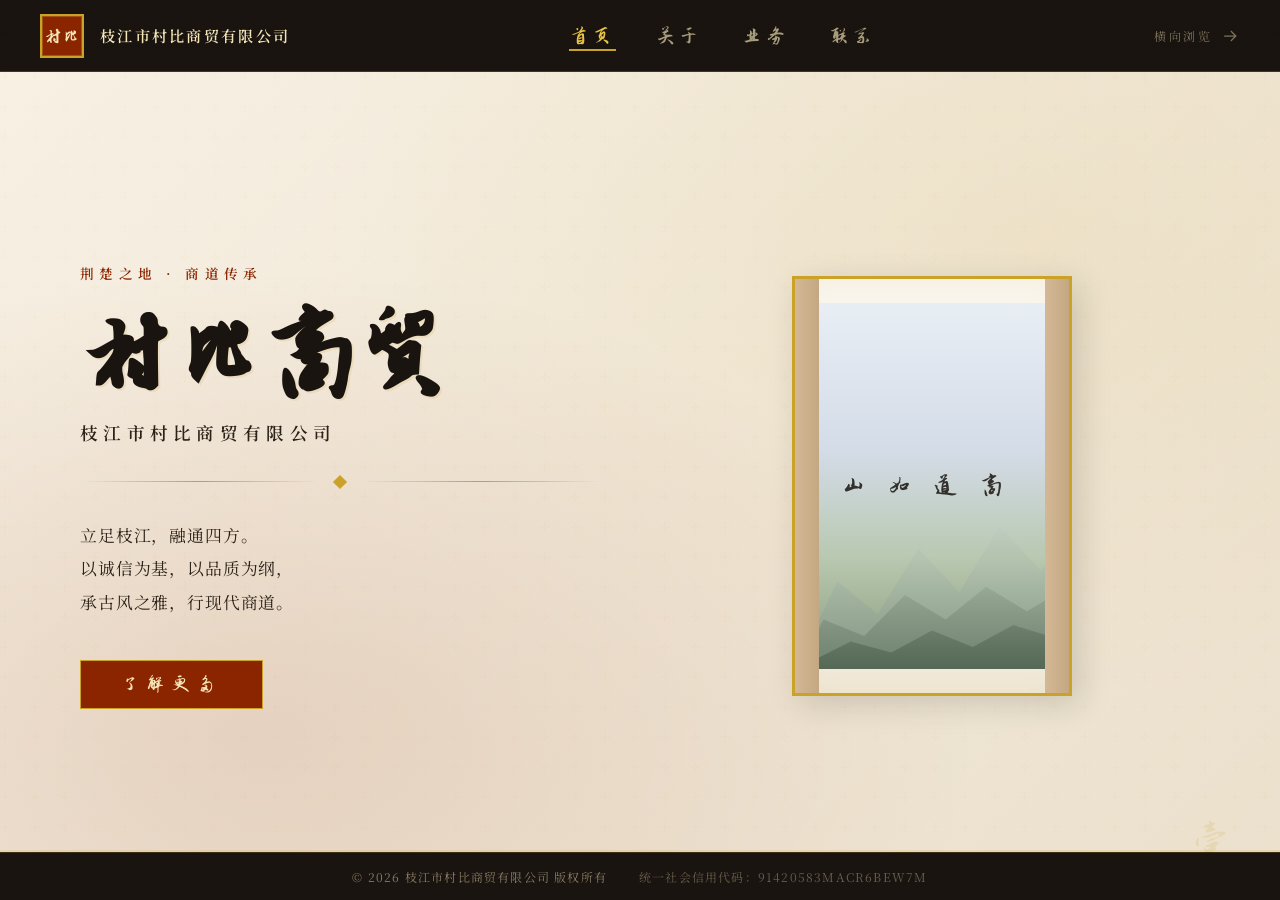
<file: index.html>
<!DOCTYPE html>
<html lang="zh-CN">
<head>
  <meta charset="UTF-8">
  <meta name="viewport" content="width=device-width, initial-scale=1.0">
  <title>枝江市村比商贸有限公司 — 官方网站</title>
  <meta name="description" content="枝江市村比商贸有限公司，立足荆楚，融通商道，以诚信立业，以品质致远。">
  <link rel="preconnect" href="https://fonts.googleapis.com">
  <link rel="preconnect" href="https://fonts.gstatic.com" crossorigin>
  <link href="https://fonts.googleapis.com/css2?family=Ma+Shan+Zheng&family=Noto+Serif+SC:wght@400;600;700&family=Zhi+Mang+Xing&display=swap" rel="stylesheet">
  <link rel="stylesheet" href="styles.css">
</head>
<body>
  <div class="page-frame">
    <!-- 顶部导航 -->
    <header class="site-header">
      <div class="header-inner">
        <div class="brand-mark">
          <span class="brand-seal">村比</span>
          <span class="brand-name">枝江市村比商贸有限公司</span>
        </div>
        <nav class="main-nav" aria-label="主导航">
          <a href="#section-home" class="nav-link active" data-target="section-home">首页</a>
          <a href="#section-about" class="nav-link" data-target="section-about">关于</a>
          <a href="#section-business" class="nav-link" data-target="section-business">业务</a>
          <a href="#section-contact" class="nav-link" data-target="section-contact">联系</a>
        </nav>
        <div class="scroll-hint" aria-hidden="true">
          <span>横向浏览</span>
          <svg viewBox="0 0 24 24" width="20" height="20"><path d="M5 12h14M13 6l6 6-6 6" fill="none" stroke="currentColor" stroke-width="1.5"/></svg>
        </div>
      </div>
    </header>

    <!-- 横向主内容区 -->
    <main class="horizontal-scroll" id="horizontalScroll">
      <!-- 首页 -->
      <section class="panel panel-hero" id="section-home">
        <div class="panel-bg hero-bg"></div>
        <div class="panel-content hero-content">
          <div class="hero-left">
            <p class="hero-eyebrow">荆楚之地 · 商道传承</p>
            <h1 class="calligraphy-title">村比商贸</h1>
            <p class="hero-subtitle">枝江市村比商贸有限公司</p>
            <div class="hero-divider">
              <span class="divider-gem"></span>
            </div>
            <p class="hero-desc">
              立足枝江，融通四方。<br>
              以诚信为基，以品质为纲，<br>
              承古风之雅，行现代商道。
            </p>
            <a href="#section-about" class="btn-primary scroll-to" data-target="section-about">了解更多</a>
          </div>
          <div class="hero-right">
            <div class="hero-scroll-card">
              <div class="scroll-painting">
                <div class="mountain-layer layer-far"></div>
                <div class="mountain-layer layer-mid"></div>
                <div class="mountain-layer layer-near"></div>
                <p class="scroll-poem">商<br>道<br>如<br>山<br>稳<br>健<br>致<br>远</p>
              </div>
            </div>
          </div>
        </div>
        <div class="panel-index">壹</div>
      </section>

      <!-- 关于我们 -->
      <section class="panel panel-about" id="section-about">
        <div class="panel-bg about-bg"></div>
        <div class="panel-content about-content">
          <div class="section-header">
            <span class="section-tag">关于我们</span>
            <h2 class="calligraphy-heading">公司简介</h2>
          </div>
          <div class="about-grid">
            <article class="about-card">
              <h3>企业概况</h3>
              <p>
                枝江市村比商贸有限公司，注册于湖北省宜昌市枝江市，
                坐落于仙女镇新正街。公司秉承"诚信为本、品质至上"的经营理念，
                致力于为客户提供优质的商贸服务。
              </p>
            </article>
            <article class="about-card highlight">
              <h3>企业信息</h3>
              <dl class="info-list">
                <div class="info-row">
                  <dt>企业名称</dt>
                  <dd>枝江市村比商贸有限公司</dd>
                </div>
                <div class="info-row">
                  <dt>信用代码</dt>
                  <dd>91420583MACR6BEW7M</dd>
                </div>
                <div class="info-row">
                  <dt>注册地址</dt>
                  <dd>湖北省宜昌市枝江市仙女镇新正街254号（自主申报）</dd>
                </div>
              </dl>
            </article>
            <article class="about-card">
              <h3>经营理念</h3>
              <ul class="virtue-list">
                <li><span class="virtue-char">诚</span>以诚信立身，赢得客户信赖</li>
                <li><span class="virtue-char">质</span>以品质为先，保障每笔交易</li>
                <li><span class="virtue-char">远</span>以远见布局，开拓广阔市场</li>
                <li><span class="virtue-char">和</span>以和谐共赢，携手合作伙伴</li>
              </ul>
            </article>
          </div>
        </div>
        <div class="panel-index">贰</div>
      </section>

      <!-- 业务范围 -->
      <section class="panel panel-business" id="section-business">
        <div class="panel-bg business-bg"></div>
        <div class="panel-content business-content">
          <div class="section-header">
            <span class="section-tag">业务范围</span>
            <h2 class="calligraphy-heading">主营方向</h2>
          </div>
          <div class="business-row">
            <div class="business-item">
              <div class="business-icon">
                <svg viewBox="0 0 64 64" aria-hidden="true">
                  <path d="M8 48 L32 12 L56 48 Z" fill="none" stroke="currentColor" stroke-width="2"/>
                  <line x1="20" y1="38" x2="44" y2="38" stroke="currentColor" stroke-width="2"/>
                </svg>
              </div>
              <h3>综合贸易</h3>
              <p>涵盖多品类商品贸易，灵活对接供需两端，提供高效流通解决方案。</p>
            </div>
            <div class="business-item">
              <div class="business-icon">
                <svg viewBox="0 0 64 64" aria-hidden="true">
                  <rect x="12" y="20" width="40" height="32" rx="2" fill="none" stroke="currentColor" stroke-width="2"/>
                  <path d="M12 28 L32 38 L52 28" fill="none" stroke="currentColor" stroke-width="2"/>
                </svg>
              </div>
              <h3>供应链服务</h3>
              <p>整合上下游资源，优化物流与仓储，降低交易成本，提升运营效率。</p>
            </div>
            <div class="business-item">
              <div class="business-icon">
                <svg viewBox="0 0 64 64" aria-hidden="true">
                  <circle cx="32" cy="32" r="20" fill="none" stroke="currentColor" stroke-width="2"/>
                  <path d="M32 20 L32 32 L42 38" fill="none" stroke="currentColor" stroke-width="2"/>
                </svg>
              </div>
              <h3>商务咨询</h3>
              <p>为合作伙伴提供市场分析与商务策略建议，助力企业稳健发展。</p>
            </div>
            <div class="business-item">
              <div class="business-icon">
                <svg viewBox="0 0 64 64" aria-hidden="true">
                  <path d="M16 44 C16 44 24 28 32 28 C40 28 48 44 48 44" fill="none" stroke="currentColor" stroke-width="2"/>
                  <circle cx="32" cy="22" r="8" fill="none" stroke="currentColor" stroke-width="2"/>
                </svg>
              </div>
              <h3>区域合作</h3>
              <p>深耕枝江及鄂西地区，建立稳固的区域商贸网络，拓展合作空间。</p>
            </div>
          </div>
        </div>
        <div class="panel-index">叁</div>
      </section>

      <!-- 联系我们 -->
      <section class="panel panel-contact" id="section-contact">
        <div class="panel-bg contact-bg"></div>
        <div class="panel-content contact-content">
          <div class="section-header">
            <span class="section-tag">联系我们</span>
            <h2 class="calligraphy-heading">联络方式</h2>
          </div>
          <div class="contact-layout">
            <div class="contact-card">
              <div class="contact-seal">联络</div>
              <dl class="contact-list">
                <div class="contact-row">
                  <dt>企业名称</dt>
                  <dd>枝江市村比商贸有限公司</dd>
                </div>
                <div class="contact-row">
                  <dt>电子邮箱</dt>
                  <dd><a href="mailto:ArnelCarello383@gmail.com">ArnelCarello383@gmail.com</a></dd>
                </div>
                <div class="contact-row">
                  <dt>公司地址</dt>
                  <dd>湖北省宜昌市枝江市仙女镇新正街254号（自主申报）</dd>
                </div>
                <div class="contact-row">
                  <dt>信用代码</dt>
                  <dd>91420583MACR6BEW7M</dd>
                </div>
              </dl>
            </div>
            <div class="contact-map">
              <div class="map-frame">
                <div class="map-decoration top-left"></div>
                <div class="map-decoration bottom-right"></div>
                <div class="map-inner">
                  <p class="map-location">枝江市 · 仙女镇</p>
                  <p class="map-address">新正街254号</p>
                  <p class="map-region">湖北省宜昌市</p>
                </div>
              </div>
              <p class="contact-invite">诚邀各界同仁，共商合作，同创未来。</p>
            </div>
          </div>
        </div>
        <div class="panel-index">肆</div>
      </section>
    </main>

    <!-- 底部 -->
    <footer class="site-footer">
      <p>&copy; 2026 枝江市村比商贸有限公司 版权所有</p>
      <p class="footer-code">统一社会信用代码：91420583MACR6BEW7M</p>
    </footer>

    <!-- 进度指示 -->
    <div class="progress-bar" aria-hidden="true">
      <div class="progress-fill" id="progressFill"></div>
    </div>
  </div>

  <script src="script.js"></script>
</body>
</html>
</file>
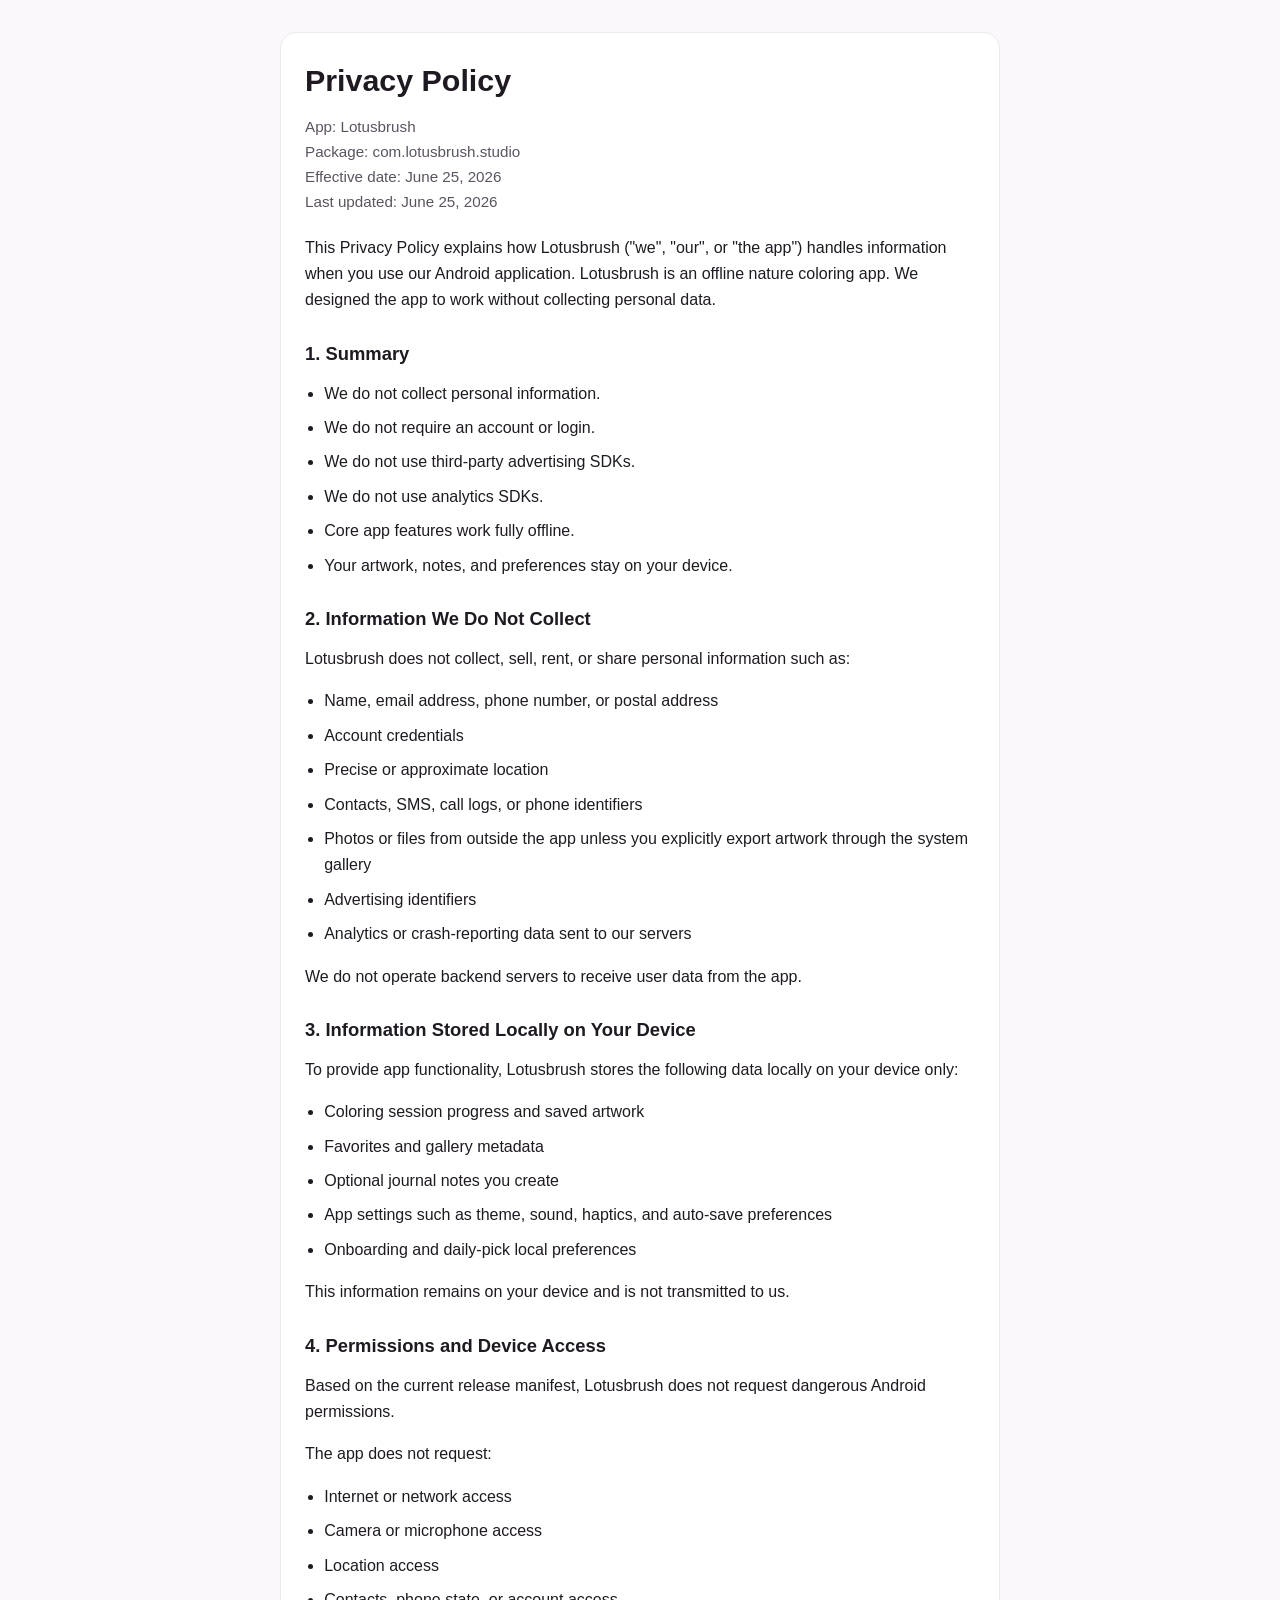
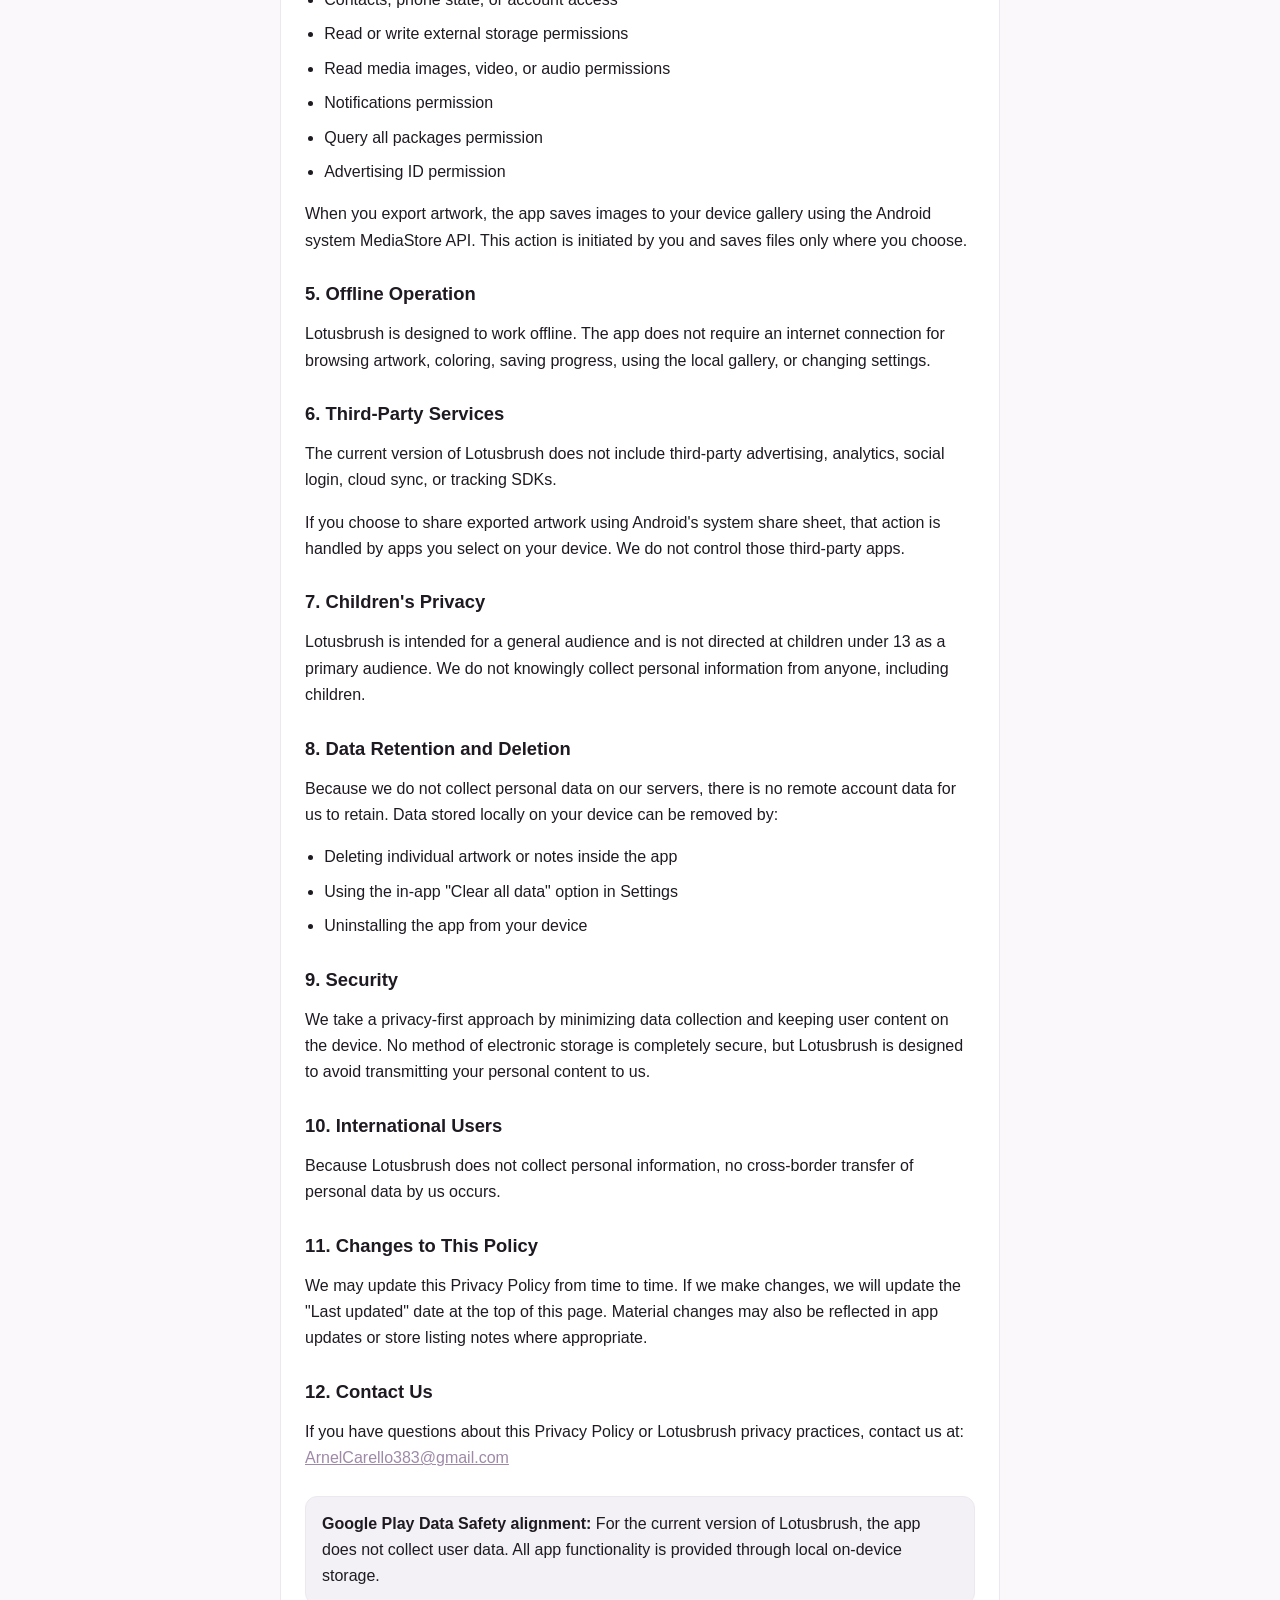
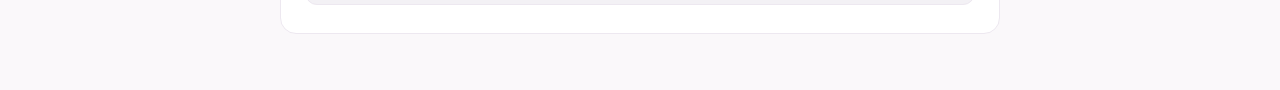
<file: privacy-policy.html>
<!DOCTYPE html>
<html lang="en">
<head>
    <meta charset="UTF-8">
    <meta name="viewport" content="width=device-width, initial-scale=1.0">
    <title>Privacy Policy - Lotusbrush</title>
    <style>
        :root {
            color-scheme: light dark;
            --text: #1f1a22;
            --muted: #5c5360;
            --bg: #faf8fa;
            --card: #ffffff;
            --accent: #9e8aa8;
            --border: #ede8f0;
        }
        @media (prefers-color-scheme: dark) {
            :root {
                --text: #e8e4e8;
                --muted: #b8b0b8;
                --bg: #161318;
                --card: #1e1a22;
                --accent: #b8a4c4;
                --border: #3a3440;
            }
        }
        * { box-sizing: border-box; }
        body {
            margin: 0;
            font-family: -apple-system, BlinkMacSystemFont, "Segoe UI", Roboto, Helvetica, Arial, sans-serif;
            line-height: 1.65;
            color: var(--text);
            background: var(--bg);
        }
        main {
            max-width: 760px;
            margin: 0 auto;
            padding: 32px 20px 56px;
        }
        .card {
            background: var(--card);
            border: 1px solid var(--border);
            border-radius: 16px;
            padding: 28px 24px;
        }
        h1, h2 {
            line-height: 1.25;
            margin: 0 0 12px;
        }
        h1 { font-size: 1.9rem; }
        h2 {
            font-size: 1.15rem;
            margin-top: 28px;
        }
        p, li { color: var(--text); }
        .meta {
            color: var(--muted);
            font-size: 0.95rem;
            margin-bottom: 20px;
        }
        ul { padding-left: 1.2rem; }
        li { margin: 8px 0; }
        a { color: var(--accent); }
        .notice {
            margin-top: 24px;
            padding: 14px 16px;
            border-radius: 12px;
            background: rgba(158, 138, 168, 0.12);
            border: 1px solid var(--border);
        }
    </style>
</head>
<body>
<main>
    <div class="card">
        <h1>Privacy Policy</h1>
        <p class="meta">App: Lotusbrush<br>Package: com.lotusbrush.studio<br>Effective date: June 25, 2026<br>Last updated: June 25, 2026</p>

        <p>
            This Privacy Policy explains how Lotusbrush ("we", "our", or "the app") handles information when you use our Android application.
            Lotusbrush is an offline nature coloring app. We designed the app to work without collecting personal data.
        </p>

        <h2>1. Summary</h2>
        <ul>
            <li>We do not collect personal information.</li>
            <li>We do not require an account or login.</li>
            <li>We do not use third-party advertising SDKs.</li>
            <li>We do not use analytics SDKs.</li>
            <li>Core app features work fully offline.</li>
            <li>Your artwork, notes, and preferences stay on your device.</li>
        </ul>

        <h2>2. Information We Do Not Collect</h2>
        <p>Lotusbrush does not collect, sell, rent, or share personal information such as:</p>
        <ul>
            <li>Name, email address, phone number, or postal address</li>
            <li>Account credentials</li>
            <li>Precise or approximate location</li>
            <li>Contacts, SMS, call logs, or phone identifiers</li>
            <li>Photos or files from outside the app unless you explicitly export artwork through the system gallery</li>
            <li>Advertising identifiers</li>
            <li>Analytics or crash-reporting data sent to our servers</li>
        </ul>
        <p>We do not operate backend servers to receive user data from the app.</p>

        <h2>3. Information Stored Locally on Your Device</h2>
        <p>To provide app functionality, Lotusbrush stores the following data locally on your device only:</p>
        <ul>
            <li>Coloring session progress and saved artwork</li>
            <li>Favorites and gallery metadata</li>
            <li>Optional journal notes you create</li>
            <li>App settings such as theme, sound, haptics, and auto-save preferences</li>
            <li>Onboarding and daily-pick local preferences</li>
        </ul>
        <p>This information remains on your device and is not transmitted to us.</p>

        <h2>4. Permissions and Device Access</h2>
        <p>Based on the current release manifest, Lotusbrush does not request dangerous Android permissions.</p>
        <p>The app does not request:</p>
        <ul>
            <li>Internet or network access</li>
            <li>Camera or microphone access</li>
            <li>Location access</li>
            <li>Contacts, phone state, or account access</li>
            <li>Read or write external storage permissions</li>
            <li>Read media images, video, or audio permissions</li>
            <li>Notifications permission</li>
            <li>Query all packages permission</li>
            <li>Advertising ID permission</li>
        </ul>
        <p>
            When you export artwork, the app saves images to your device gallery using the Android system MediaStore API.
            This action is initiated by you and saves files only where you choose.
        </p>

        <h2>5. Offline Operation</h2>
        <p>
            Lotusbrush is designed to work offline. The app does not require an internet connection for browsing artwork,
            coloring, saving progress, using the local gallery, or changing settings.
        </p>

        <h2>6. Third-Party Services</h2>
        <p>
            The current version of Lotusbrush does not include third-party advertising, analytics, social login,
            cloud sync, or tracking SDKs.
        </p>
        <p>
            If you choose to share exported artwork using Android's system share sheet, that action is handled by apps
            you select on your device. We do not control those third-party apps.
        </p>

        <h2>7. Children's Privacy</h2>
        <p>
            Lotusbrush is intended for a general audience and is not directed at children under 13 as a primary audience.
            We do not knowingly collect personal information from anyone, including children.
        </p>

        <h2>8. Data Retention and Deletion</h2>
        <p>
            Because we do not collect personal data on our servers, there is no remote account data for us to retain.
            Data stored locally on your device can be removed by:
        </p>
        <ul>
            <li>Deleting individual artwork or notes inside the app</li>
            <li>Using the in-app "Clear all data" option in Settings</li>
            <li>Uninstalling the app from your device</li>
        </ul>

        <h2>9. Security</h2>
        <p>
            We take a privacy-first approach by minimizing data collection and keeping user content on the device.
            No method of electronic storage is completely secure, but Lotusbrush is designed to avoid transmitting your
            personal content to us.
        </p>

        <h2>10. International Users</h2>
        <p>
            Because Lotusbrush does not collect personal information, no cross-border transfer of personal data by us occurs.
        </p>

        <h2>11. Changes to This Policy</h2>
        <p>
            We may update this Privacy Policy from time to time. If we make changes, we will update the "Last updated" date
            at the top of this page. Material changes may also be reflected in app updates or store listing notes where appropriate.
        </p>

        <h2>12. Contact Us</h2>
        <p>
            If you have questions about this Privacy Policy or Lotusbrush privacy practices, contact us at:
            <br><a href="mailto:ArnelCarello383@gmail.com">ArnelCarello383@gmail.com</a>
        </p>

        <div class="notice">
            <strong>Google Play Data Safety alignment:</strong> For the current version of Lotusbrush, the app does not collect user data.
            All app functionality is provided through local on-device storage.
        </div>
    </div>
</main>
</body>
</html>
</file>
<file: styles.css>
/* ========================================
   枝江市村比商贸有限公司 — 古风官网样式
   横向布局 · 行书 · 贵气庄重
   ======================================== */

:root {
  --ink-black: #1a1410;
  --ink-deep: #2c2218;
  --cinnabar: #8b2500;
  --cinnabar-light: #a83218;
  --gold: #c9a227;
  --gold-light: #e8c547;
  --gold-pale: #f5e6b8;
  --parchment: #f7f0e3;
  --parchment-dark: #ebe0cc;
  --jade: #4a6741;
  --mist: rgba(247, 240, 227, 0.85);

  --font-calligraphy: 'Zhi Mang Xing', 'Ma Shan Zheng', cursive;
  --font-serif: 'Noto Serif SC', 'Songti SC', serif;

  --header-h: 72px;
  --footer-h: 48px;
  --panel-w: 100vw;
  --transition: 0.6s cubic-bezier(0.25, 0.46, 0.45, 0.94);
}

*, *::before, *::after {
  box-sizing: border-box;
  margin: 0;
  padding: 0;
}

html {
  scroll-behavior: smooth;
}

body {
  font-family: var(--font-serif);
  background: var(--ink-black);
  color: var(--ink-deep);
  overflow: hidden;
  height: 100vh;
  -webkit-font-smoothing: antialiased;
}

.page-frame {
  display: flex;
  flex-direction: column;
  height: 100vh;
  position: relative;
}

/* ---- 顶部导航 ---- */
.site-header {
  position: fixed;
  top: 0;
  left: 0;
  right: 0;
  z-index: 100;
  height: var(--header-h);
  background: linear-gradient(180deg, rgba(26, 20, 16, 0.95) 0%, rgba(26, 20, 16, 0.75) 100%);
  backdrop-filter: blur(8px);
  border-bottom: 1px solid rgba(201, 162, 39, 0.25);
}

.header-inner {
  max-width: 100%;
  height: 100%;
  display: flex;
  align-items: center;
  justify-content: space-between;
  padding: 0 2.5rem;
}

.brand-mark {
  display: flex;
  align-items: center;
  gap: 1rem;
}

.brand-seal {
  display: inline-flex;
  align-items: center;
  justify-content: center;
  width: 44px;
  height: 44px;
  background: var(--cinnabar);
  color: var(--gold-pale);
  font-family: var(--font-calligraphy);
  font-size: 1.25rem;
  border: 2px solid var(--gold);
  box-shadow: inset 0 0 0 1px rgba(201, 162, 39, 0.4);
}

.brand-name {
  font-family: var(--font-serif);
  font-size: 0.95rem;
  font-weight: 600;
  color: var(--gold-pale);
  letter-spacing: 0.15em;
}

.main-nav {
  display: flex;
  gap: 2.5rem;
}

.nav-link {
  font-family: var(--font-calligraphy);
  font-size: 1.35rem;
  color: rgba(245, 230, 184, 0.65);
  text-decoration: none;
  letter-spacing: 0.2em;
  position: relative;
  transition: color 0.3s;
}

.nav-link::after {
  content: '';
  position: absolute;
  bottom: -4px;
  left: 50%;
  width: 0;
  height: 2px;
  background: var(--gold);
  transition: width 0.3s, left 0.3s;
}

.nav-link:hover,
.nav-link.active {
  color: var(--gold-light);
}

.nav-link.active::after,
.nav-link:hover::after {
  width: 100%;
  left: 0;
}

.scroll-hint {
  display: flex;
  align-items: center;
  gap: 0.5rem;
  color: rgba(245, 230, 184, 0.45);
  font-size: 0.75rem;
  letter-spacing: 0.2em;
  animation: hintPulse 2.5s ease-in-out infinite;
}

@keyframes hintPulse {
  0%, 100% { opacity: 0.45; transform: translateX(0); }
  50% { opacity: 0.85; transform: translateX(4px); }
}

/* ---- 横向滚动主区域 ---- */
.horizontal-scroll {
  display: flex;
  flex-direction: row;
  overflow-x: auto;
  overflow-y: hidden;
  scroll-snap-type: x mandatory;
  scroll-behavior: smooth;
  height: calc(100vh - var(--footer-h));
  margin-top: var(--header-h);
  scrollbar-width: none;
  -ms-overflow-style: none;
}

.horizontal-scroll::-webkit-scrollbar {
  display: none;
}

.panel {
  flex: 0 0 var(--panel-w);
  width: var(--panel-w);
  min-width: var(--panel-w);
  height: 100%;
  scroll-snap-align: start;
  position: relative;
  overflow: hidden;
}

.panel-bg {
  position: absolute;
  inset: 0;
  z-index: 0;
}

.panel-content {
  position: relative;
  z-index: 1;
  height: 100%;
  display: flex;
  flex-direction: column;
  justify-content: center;
  padding: 3rem 5rem;
}

.panel-index {
  position: absolute;
  bottom: 2rem;
  right: 3rem;
  font-family: var(--font-calligraphy);
  font-size: 3rem;
  color: rgba(201, 162, 39, 0.15);
  z-index: 2;
  pointer-events: none;
}

/* ---- 首页 ---- */
.hero-bg {
  background:
    radial-gradient(ellipse at 20% 80%, rgba(139, 37, 0, 0.12) 0%, transparent 50%),
    radial-gradient(ellipse at 80% 20%, rgba(201, 162, 39, 0.08) 0%, transparent 50%),
    linear-gradient(135deg, var(--parchment) 0%, var(--parchment-dark) 100%);
}

.hero-bg::before {
  content: '';
  position: absolute;
  inset: 0;
  background-image: url("data:image/svg+xml,%3Csvg width='60' height='60' viewBox='0 0 60 60' xmlns='http://www.w3.org/2000/svg'%3E%3Cg fill='none' fill-rule='evenodd'%3E%3Cg fill='%23c9a227' fill-opacity='0.04'%3E%3Cpath d='M36 34v-4h-2v4h-4v2h4v4h2v-4h4v-2h-4zm0-30V0h-2v4h-4v2h4v4h2V6h4V4h-4zM6 34v-4H4v4H0v2h4v4h2v-4h4v-2H6zM6 4V0H4v4H0v2h4v4h2V6h4V4H6z'/%3E%3C/g%3E%3C/g%3E%3C/svg%3E");
  opacity: 0.6;
}

.hero-content {
  flex-direction: row;
  align-items: center;
  gap: 4rem;
}

.hero-left {
  flex: 1;
  max-width: 520px;
}

.hero-eyebrow {
  font-size: 0.85rem;
  letter-spacing: 0.4em;
  color: var(--cinnabar);
  margin-bottom: 1rem;
  font-weight: 600;
}

.calligraphy-title {
  font-family: var(--font-calligraphy);
  font-size: clamp(4rem, 8vw, 7rem);
  color: var(--ink-black);
  line-height: 1.1;
  margin-bottom: 0.5rem;
  text-shadow: 2px 2px 0 rgba(201, 162, 39, 0.15);
}

.hero-subtitle {
  font-size: 1.1rem;
  letter-spacing: 0.3em;
  color: var(--ink-deep);
  margin-bottom: 2rem;
  font-weight: 600;
}

.hero-divider {
  display: flex;
  align-items: center;
  margin-bottom: 2rem;
}

.hero-divider::before,
.hero-divider::after {
  content: '';
  flex: 1;
  height: 1px;
  background: linear-gradient(90deg, transparent, var(--gold), transparent);
}

.divider-gem {
  width: 10px;
  height: 10px;
  background: var(--gold);
  transform: rotate(45deg);
  margin: 0 1rem;
  flex-shrink: 0;
}

.hero-desc {
  font-size: 1.05rem;
  line-height: 2;
  color: var(--ink-deep);
  margin-bottom: 2.5rem;
  letter-spacing: 0.05em;
}

.btn-primary {
  display: inline-block;
  padding: 0.85rem 2.5rem;
  background: var(--cinnabar);
  color: var(--gold-pale);
  font-family: var(--font-calligraphy);
  font-size: 1.3rem;
  letter-spacing: 0.3em;
  text-decoration: none;
  border: 1px solid var(--gold);
  transition: background 0.3s, transform 0.3s, box-shadow 0.3s;
  cursor: pointer;
}

.btn-primary:hover {
  background: var(--cinnabar-light);
  transform: translateY(-2px);
  box-shadow: 0 6px 20px rgba(139, 37, 0, 0.3);
}

.hero-right {
  flex: 1;
  display: flex;
  justify-content: center;
  align-items: center;
}

.hero-scroll-card {
  width: 280px;
  height: 420px;
  background: linear-gradient(180deg, #faf6ee 0%, #f0e8d8 100%);
  border: 3px solid var(--gold);
  box-shadow:
    inset 0 0 30px rgba(201, 162, 39, 0.1),
    8px 8px 30px rgba(26, 20, 16, 0.15);
  position: relative;
  overflow: hidden;
}

.hero-scroll-card::before,
.hero-scroll-card::after {
  content: '';
  position: absolute;
  top: 0;
  bottom: 0;
  width: 24px;
  background: linear-gradient(90deg, #d4b896, #c4a882);
  z-index: 2;
}

.hero-scroll-card::before { left: 0; }
.hero-scroll-card::after { right: 0; }

.scroll-painting {
  position: absolute;
  inset: 24px;
  background: linear-gradient(180deg, #e8eef4 0%, #d4dce8 40%, #b8c8b0 70%, #8a9a7a 100%);
  overflow: hidden;
}

.mountain-layer {
  position: absolute;
  bottom: 0;
  left: -10%;
  width: 120%;
  height: 60%;
}

.layer-far {
  background: linear-gradient(180deg, transparent 30%, rgba(120, 140, 160, 0.3) 100%);
  clip-path: polygon(0 100%, 15% 60%, 30% 75%, 45% 45%, 60% 65%, 75% 35%, 90% 55%, 100% 40%, 100% 100%);
}

.layer-mid {
  background: linear-gradient(180deg, transparent 20%, rgba(80, 100, 80, 0.4) 100%);
  clip-path: polygon(0 100%, 10% 70%, 25% 80%, 40% 55%, 55% 70%, 70% 50%, 85% 65%, 100% 50%, 100% 100%);
  height: 45%;
}

.layer-near {
  background: linear-gradient(180deg, transparent 10%, rgba(60, 80, 60, 0.5) 100%);
  clip-path: polygon(0 100%, 20% 75%, 35% 85%, 50% 65%, 65% 80%, 80% 60%, 100% 75%, 100% 100%);
  height: 30%;
}

.scroll-poem {
  position: absolute;
  right: 30px;
  top: 50%;
  transform: translateY(-50%);
  font-family: var(--font-calligraphy);
  font-size: 1.6rem;
  color: var(--ink-black);
  line-height: 1.8;
  letter-spacing: 0.1em;
  writing-mode: vertical-rl;
  text-orientation: upright;
  opacity: 0.85;
}

/* ---- 通用区块标题 ---- */
.section-header {
  margin-bottom: 3rem;
}

.section-tag {
  display: inline-block;
  font-size: 0.8rem;
  letter-spacing: 0.4em;
  color: var(--cinnabar);
  font-weight: 600;
  margin-bottom: 0.75rem;
}

.calligraphy-heading {
  font-family: var(--font-calligraphy);
  font-size: clamp(2.5rem, 5vw, 4rem);
  color: var(--ink-black);
  letter-spacing: 0.15em;
}

/* ---- 关于我们 ---- */
.about-bg {
  background:
    radial-gradient(ellipse at 70% 30%, rgba(201, 162, 39, 0.06) 0%, transparent 50%),
    linear-gradient(160deg, #f5efe3 0%, #ebe3d0 100%);
}

.about-grid {
  display: flex;
  flex-direction: row;
  gap: 2rem;
  align-items: stretch;
}

.about-card {
  flex: 1;
  background: rgba(255, 255, 255, 0.55);
  border: 1px solid rgba(201, 162, 39, 0.3);
  padding: 2rem;
  position: relative;
  transition: transform 0.3s, box-shadow 0.3s;
}

.about-card::before {
  content: '';
  position: absolute;
  top: 0;
  left: 0;
  width: 100%;
  height: 3px;
  background: linear-gradient(90deg, var(--gold), transparent);
}

.about-card:hover {
  transform: translateY(-4px);
  box-shadow: 0 8px 24px rgba(26, 20, 16, 0.08);
}

.about-card.highlight {
  background: linear-gradient(135deg, rgba(139, 37, 0, 0.04) 0%, rgba(255, 255, 255, 0.6) 100%);
  border-color: rgba(139, 37, 0, 0.2);
}

.about-card h3 {
  font-family: var(--font-calligraphy);
  font-size: 1.8rem;
  color: var(--cinnabar);
  margin-bottom: 1.25rem;
  letter-spacing: 0.15em;
}

.about-card p {
  font-size: 0.95rem;
  line-height: 1.9;
  color: var(--ink-deep);
}

.info-list {
  display: flex;
  flex-direction: column;
  gap: 1rem;
}

.info-row {
  display: flex;
  flex-direction: column;
  gap: 0.25rem;
}

.info-row dt {
  font-size: 0.75rem;
  letter-spacing: 0.2em;
  color: var(--gold);
  font-weight: 600;
}

.info-row dd {
  font-size: 0.9rem;
  line-height: 1.6;
  color: var(--ink-deep);
}

.virtue-list {
  list-style: none;
  display: flex;
  flex-direction: column;
  gap: 1rem;
}

.virtue-list li {
  display: flex;
  align-items: center;
  gap: 0.75rem;
  font-size: 0.9rem;
  line-height: 1.6;
}

.virtue-char {
  display: inline-flex;
  align-items: center;
  justify-content: center;
  width: 32px;
  height: 32px;
  background: var(--cinnabar);
  color: var(--gold-pale);
  font-family: var(--font-calligraphy);
  font-size: 1.1rem;
  flex-shrink: 0;
  border: 1px solid var(--gold);
}

/* ---- 业务范围 ---- */
.business-bg {
  background:
    radial-gradient(ellipse at 30% 70%, rgba(139, 37, 0, 0.06) 0%, transparent 50%),
    linear-gradient(200deg, #f0ebe0 0%, #e5ddd0 100%);
}

.business-row {
  display: flex;
  flex-direction: row;
  gap: 1.5rem;
}

.business-item {
  flex: 1;
  text-align: center;
  padding: 2.5rem 1.5rem;
  background: rgba(255, 255, 255, 0.5);
  border: 1px solid rgba(201, 162, 39, 0.25);
  position: relative;
  transition: transform 0.3s, border-color 0.3s;
}

.business-item::after {
  content: '';
  position: absolute;
  bottom: 0;
  left: 50%;
  transform: translateX(-50%);
  width: 40px;
  height: 3px;
  background: var(--gold);
  opacity: 0;
  transition: opacity 0.3s, width 0.3s;
}

.business-item:hover {
  transform: translateY(-6px);
  border-color: rgba(201, 162, 39, 0.5);
}

.business-item:hover::after {
  opacity: 1;
  width: 60px;
}

.business-icon {
  width: 64px;
  height: 64px;
  margin: 0 auto 1.5rem;
  color: var(--cinnabar);
}

.business-icon svg {
  width: 100%;
  height: 100%;
}

.business-item h3 {
  font-family: var(--font-calligraphy);
  font-size: 1.6rem;
  color: var(--ink-black);
  margin-bottom: 1rem;
  letter-spacing: 0.15em;
}

.business-item p {
  font-size: 0.85rem;
  line-height: 1.8;
  color: var(--ink-deep);
}

/* ---- 联系我们 ---- */
.contact-bg {
  background:
    radial-gradient(ellipse at 50% 50%, rgba(201, 162, 39, 0.08) 0%, transparent 60%),
    linear-gradient(170deg, var(--parchment) 0%, var(--parchment-dark) 100%);
}

.contact-layout {
  display: flex;
  flex-direction: row;
  gap: 3rem;
  align-items: center;
}

.contact-card {
  flex: 1;
  background: rgba(255, 255, 255, 0.6);
  border: 2px solid rgba(201, 162, 39, 0.35);
  padding: 2.5rem;
  position: relative;
}

.contact-seal {
  position: absolute;
  top: -20px;
  right: 2rem;
  width: 56px;
  height: 56px;
  background: var(--cinnabar);
  color: var(--gold-pale);
  font-family: var(--font-calligraphy);
  font-size: 1.3rem;
  display: flex;
  align-items: center;
  justify-content: center;
  border: 2px solid var(--gold);
  transform: rotate(-5deg);
}

.contact-list {
  display: flex;
  flex-direction: column;
  gap: 1.5rem;
}

.contact-row {
  display: flex;
  flex-direction: column;
  gap: 0.35rem;
  padding-bottom: 1rem;
  border-bottom: 1px solid rgba(201, 162, 39, 0.15);
}

.contact-row:last-child {
  border-bottom: none;
  padding-bottom: 0;
}

.contact-row dt {
  font-size: 0.75rem;
  letter-spacing: 0.25em;
  color: var(--cinnabar);
  font-weight: 600;
}

.contact-row dd {
  font-size: 1rem;
  line-height: 1.6;
  color: var(--ink-deep);
}

.contact-row dd a {
  color: var(--cinnabar);
  text-decoration: none;
  border-bottom: 1px solid rgba(139, 37, 0, 0.25);
  transition: color 0.3s, border-color 0.3s;
}

.contact-row dd a:hover {
  color: var(--cinnabar-light);
  border-color: var(--cinnabar-light);
}

.contact-map {
  flex: 0 0 340px;
  display: flex;
  flex-direction: column;
  align-items: center;
  gap: 1.5rem;
}

.map-frame {
  width: 100%;
  height: 280px;
  background: linear-gradient(160deg, #2c3e2a 0%, #1a2818 100%);
  border: 3px solid var(--gold);
  position: relative;
  display: flex;
  align-items: center;
  justify-content: center;
  overflow: hidden;
}

.map-frame::before {
  content: '';
  position: absolute;
  inset: 0;
  background:
    radial-gradient(circle at 50% 60%, rgba(201, 162, 39, 0.15) 0%, transparent 40%),
    repeating-linear-gradient(0deg, transparent, transparent 29px, rgba(201, 162, 39, 0.05) 29px, rgba(201, 162, 39, 0.05) 30px),
    repeating-linear-gradient(90deg, transparent, transparent 29px, rgba(201, 162, 39, 0.05) 29px, rgba(201, 162, 39, 0.05) 30px);
}

.map-decoration {
  position: absolute;
  width: 30px;
  height: 30px;
  border: 2px solid var(--gold);
  z-index: 2;
}

.map-decoration.top-left {
  top: 12px;
  left: 12px;
  border-right: none;
  border-bottom: none;
}

.map-decoration.bottom-right {
  bottom: 12px;
  right: 12px;
  border-left: none;
  border-top: none;
}

.map-inner {
  position: relative;
  z-index: 1;
  text-align: center;
  color: var(--gold-pale);
}

.map-location {
  font-family: var(--font-calligraphy);
  font-size: 2.2rem;
  margin-bottom: 0.5rem;
  letter-spacing: 0.2em;
}

.map-address {
  font-size: 1rem;
  letter-spacing: 0.3em;
  margin-bottom: 0.5rem;
  opacity: 0.85;
}

.map-region {
  font-size: 0.85rem;
  letter-spacing: 0.2em;
  opacity: 0.6;
}

.contact-invite {
  font-family: var(--font-calligraphy);
  font-size: 1.2rem;
  color: var(--ink-deep);
  letter-spacing: 0.15em;
  text-align: center;
}

/* ---- 底部 ---- */
.site-footer {
  position: fixed;
  bottom: 0;
  left: 0;
  right: 0;
  height: var(--footer-h);
  background: var(--ink-black);
  border-top: 1px solid rgba(201, 162, 39, 0.2);
  display: flex;
  align-items: center;
  justify-content: center;
  gap: 2rem;
  z-index: 100;
}

.site-footer p {
  font-size: 0.75rem;
  color: rgba(245, 230, 184, 0.5);
  letter-spacing: 0.1em;
}

.footer-code {
  opacity: 0.7;
}

/* ---- 进度条 ---- */
.progress-bar {
  position: fixed;
  bottom: var(--footer-h);
  left: 0;
  right: 0;
  height: 2px;
  background: rgba(201, 162, 39, 0.15);
  z-index: 101;
}

.progress-fill {
  height: 100%;
  width: 0%;
  background: linear-gradient(90deg, var(--gold), var(--gold-light));
  transition: width 0.3s ease;
}

/* ---- 入场动画 ---- */
.panel-content > * {
  opacity: 0;
  transform: translateY(20px);
  transition: opacity 0.8s ease, transform 0.8s ease;
}

.panel.in-view .panel-content > * {
  opacity: 1;
  transform: translateY(0);
}

.panel.in-view .panel-content > *:nth-child(1) { transition-delay: 0.1s; }
.panel.in-view .panel-content > *:nth-child(2) { transition-delay: 0.25s; }
.panel.in-view .panel-content > *:nth-child(3) { transition-delay: 0.4s; }

.panel-hero.in-view .hero-left { transition-delay: 0.1s; }
.panel-hero.in-view .hero-right { transition-delay: 0.35s; }

/* ---- 响应式 ---- */
@media (max-width: 1024px) {
  .hero-content {
    flex-direction: column;
    text-align: center;
  }

  .hero-left {
    max-width: 100%;
  }

  .hero-scroll-card {
    width: 220px;
    height: 340px;
  }

  .about-grid,
  .business-row,
  .contact-layout {
    flex-direction: column;
  }

  .contact-map {
    flex: 1;
    width: 100%;
  }
}

@media (max-width: 768px) {
  .header-inner {
    padding: 0 1rem;
  }

  .brand-name {
    display: none;
  }

  .main-nav {
    gap: 1.2rem;
  }

  .nav-link {
    font-size: 1.1rem;
  }

  .scroll-hint {
    display: none;
  }

  .panel-content {
    padding: 2rem 1.5rem;
  }

  .panel-index {
    font-size: 2rem;
    right: 1.5rem;
  }
}
</file>
